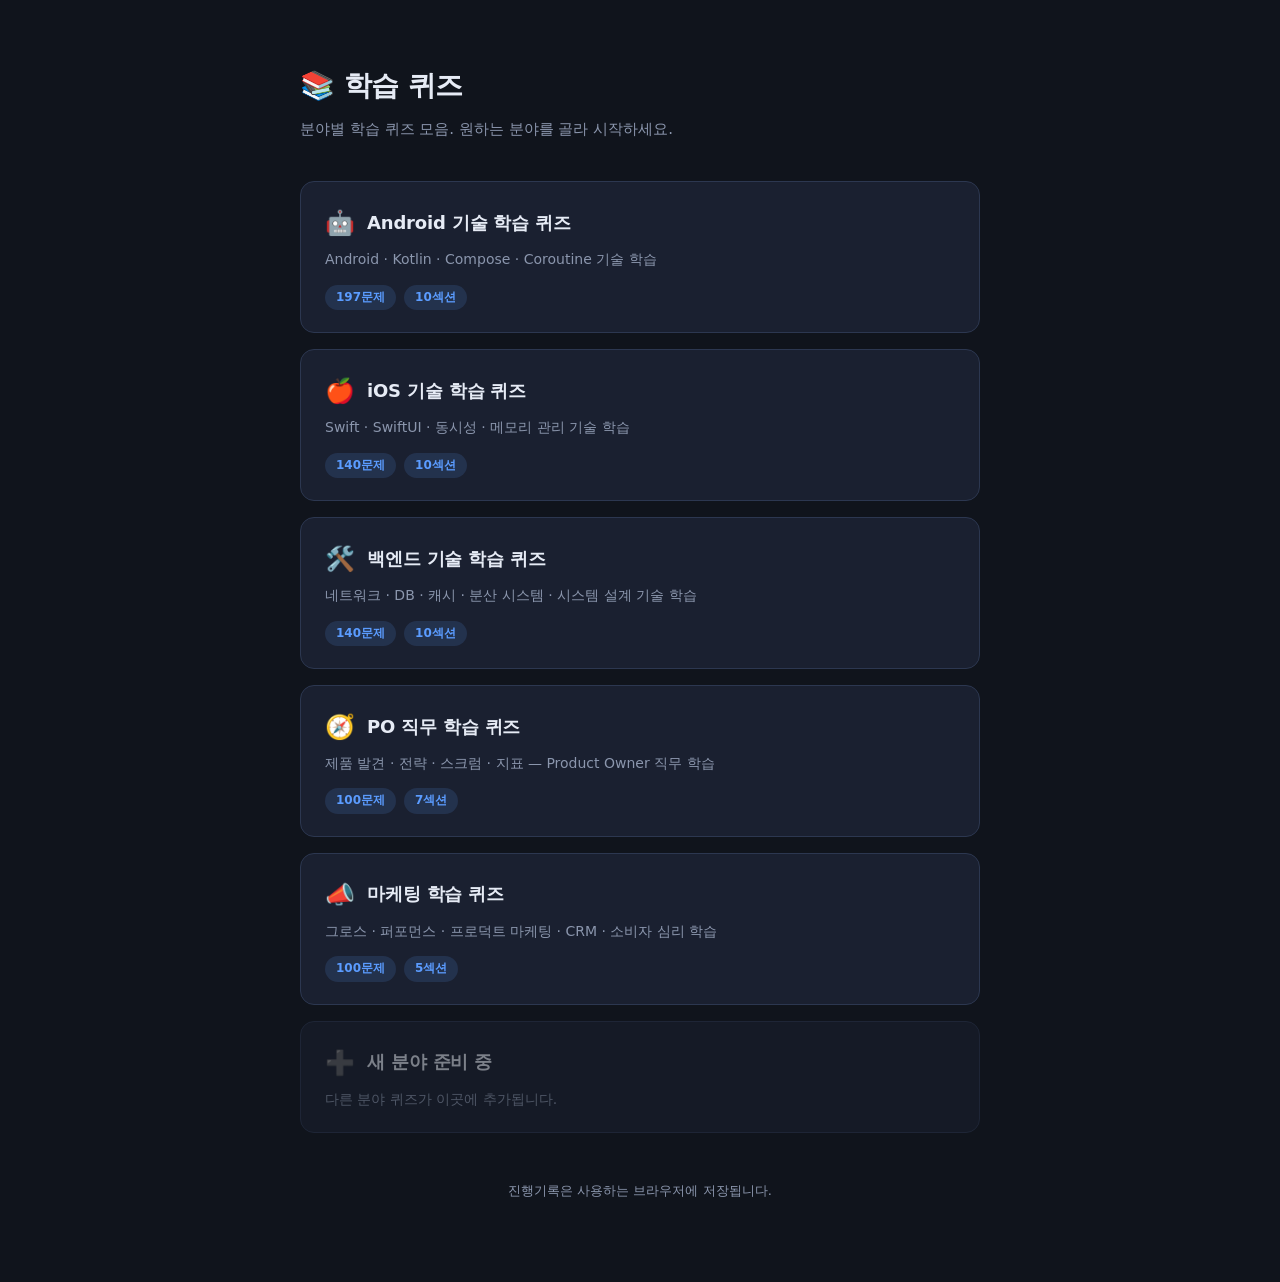
<file: index.html>
<!DOCTYPE html>
<html lang="ko">
<head>
  <meta charset="utf-8">
  <meta name="viewport" content="width=device-width, initial-scale=1">
  <title>Quiz — 학습 퀴즈 모음</title>
  <meta name="theme-color" content="#10141c">
  <link rel="icon" href="data:image/svg+xml,%3Csvg xmlns='http://www.w3.org/2000/svg' viewBox='0 0 100 100'%3E%3Crect width='100' height='100' rx='20' fill='%2310141c'/%3E%3Ctext x='50' y='54' font-size='60' text-anchor='middle' dominant-baseline='central'%3E%F0%9F%93%9A%3C/text%3E%3C/svg%3E">
  <style>
    :root {
      --bg: #10141c; --surface: #1a2030; --surface-2: #212a3e;
      --border: #2c3750; --text: #e6ebf5; --dim: #8b96ad;
      --accent: #5b9cff; --accent-soft: rgba(91, 156, 255, 0.14);
    }
    * { box-sizing: border-box; }
    body {
      margin: 0; background: var(--bg); color: var(--text);
      font-family: "Apple SD Gothic Neo", "Pretendard", "Noto Sans KR", system-ui, sans-serif;
      line-height: 1.6; -webkit-font-smoothing: antialiased;
    }
    .wrap { max-width: 720px; margin: 0 auto; padding: 64px 20px 80px; }
    header { margin-bottom: 40px; }
    h1 { font-size: 28px; margin: 0 0 8px; letter-spacing: -0.02em; }
    .sub { color: var(--dim); margin: 0; font-size: 15px; }
    .grid { display: grid; gap: 16px; }
    .card {
      display: block; background: var(--surface); border: 1px solid var(--border);
      border-radius: 14px; padding: 22px 24px; text-decoration: none; color: inherit;
      transition: border-color .15s, background .15s, transform .15s;
    }
    .card:hover { border-color: var(--accent); background: var(--surface-2); transform: translateY(-2px); }
    .card-top { display: flex; align-items: center; gap: 12px; margin-bottom: 6px; }
    .emoji { font-size: 24px; }
    .card h2 { font-size: 18px; margin: 0; letter-spacing: -0.01em; }
    .card p { margin: 4px 0 0; color: var(--dim); font-size: 14px; }
    .meta { margin-top: 14px; display: flex; gap: 8px; flex-wrap: wrap; }
    .tag {
      font-size: 12px; color: var(--accent); background: var(--accent-soft);
      border-radius: 999px; padding: 3px 11px; font-weight: 600;
    }
    .soon { opacity: .5; cursor: default; }
    .soon:hover { transform: none; border-color: var(--border); background: var(--surface); }
    footer { margin-top: 48px; color: var(--dim); font-size: 13px; text-align: center; }
  </style>
</head>
<body>
  <div class="wrap">
    <header>
      <h1>📚 학습 퀴즈</h1>
      <p class="sub">분야별 학습 퀴즈 모음. 원하는 분야를 골라 시작하세요.</p>
    </header>

    <div class="grid">
      <a class="card" href="android-quiz/">
        <div class="card-top">
          <span class="emoji">🤖</span>
          <h2>Android 기술 학습 퀴즈</h2>
        </div>
        <p>Android · Kotlin · Compose · Coroutine 기술 학습</p>
        <div class="meta">
          <span class="tag">197문제</span>
          <span class="tag">10섹션</span>
        </div>
      </a>

      <a class="card" href="ios-quiz/">
        <div class="card-top">
          <span class="emoji">🍎</span>
          <h2>iOS 기술 학습 퀴즈</h2>
        </div>
        <p>Swift · SwiftUI · 동시성 · 메모리 관리 기술 학습</p>
        <div class="meta">
          <span class="tag">140문제</span>
          <span class="tag">10섹션</span>
        </div>
      </a>

      <a class="card" href="backend-quiz/">
        <div class="card-top">
          <span class="emoji">🛠️</span>
          <h2>백엔드 기술 학습 퀴즈</h2>
        </div>
        <p>네트워크 · DB · 캐시 · 분산 시스템 · 시스템 설계 기술 학습</p>
        <div class="meta">
          <span class="tag">140문제</span>
          <span class="tag">10섹션</span>
        </div>
      </a>

      <a class="card" href="po-quiz/">
        <div class="card-top">
          <span class="emoji">🧭</span>
          <h2>PO 직무 학습 퀴즈</h2>
        </div>
        <p>제품 발견 · 전략 · 스크럼 · 지표 — Product Owner 직무 학습</p>
        <div class="meta">
          <span class="tag">100문제</span>
          <span class="tag">7섹션</span>
        </div>
      </a>

      <a class="card" href="marketing-quiz/">
        <div class="card-top">
          <span class="emoji">📣</span>
          <h2>마케팅 학습 퀴즈</h2>
        </div>
        <p>그로스 · 퍼포먼스 · 프로덕트 마케팅 · CRM · 소비자 심리 학습</p>
        <div class="meta">
          <span class="tag">100문제</span>
          <span class="tag">5섹션</span>
        </div>
      </a>

      <div class="card soon">
        <div class="card-top">
          <span class="emoji">➕</span>
          <h2>새 분야 준비 중</h2>
        </div>
        <p>다른 분야 퀴즈가 이곳에 추가됩니다.</p>
      </div>
    </div>

    <footer>진행기록은 사용하는 브라우저에 저장됩니다.</footer>
  </div>
</body>
</html>
</file>
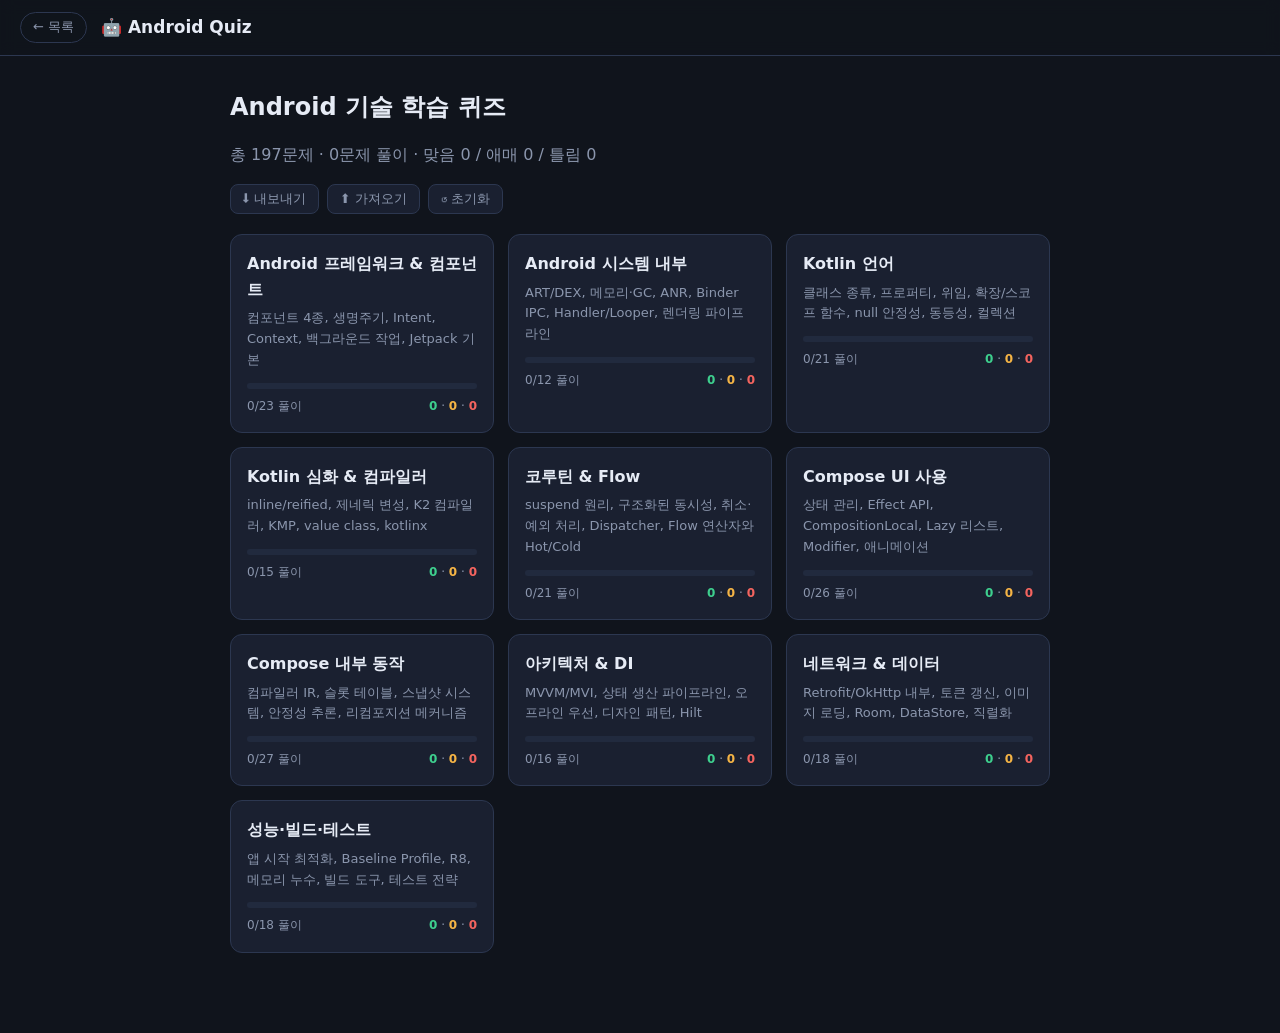
<file: android-quiz/index.html>
<!DOCTYPE html>
<html lang="ko">
<head>
  <meta charset="utf-8">
  <meta name="viewport" content="width=device-width, initial-scale=1">
  <title>Android 기술 학습 퀴즈</title>
  <meta name="theme-color" content="#10141c">
  <link rel="icon" type="image/svg+xml" href="icon.svg">
  <link rel="apple-touch-icon" href="icon.svg">
  <link rel="manifest" href="manifest.webmanifest">
  <meta name="apple-mobile-web-app-capable" content="yes">
  <meta name="apple-mobile-web-app-status-bar-style" content="black-translucent">
  <meta name="apple-mobile-web-app-title" content="Android Quiz">
  <link rel="stylesheet" href="style.css">
</head>
<body>
  <header class="topbar">
    <div class="topbar-left">
      <a href="../" class="back-link" title="퀴즈 목록으로">← 목록</a>
      <a href="#/" class="brand">🤖 Android Quiz</a>
    </div>
    <span id="server-badge" class="server-badge"></span>
  </header>
  <main id="app"><p class="loading">데이터 불러오는 중…</p></main>
  <aside id="panel" class="panel hidden"></aside>
  <script src="app.js"></script>
</body>
</html>
</file>
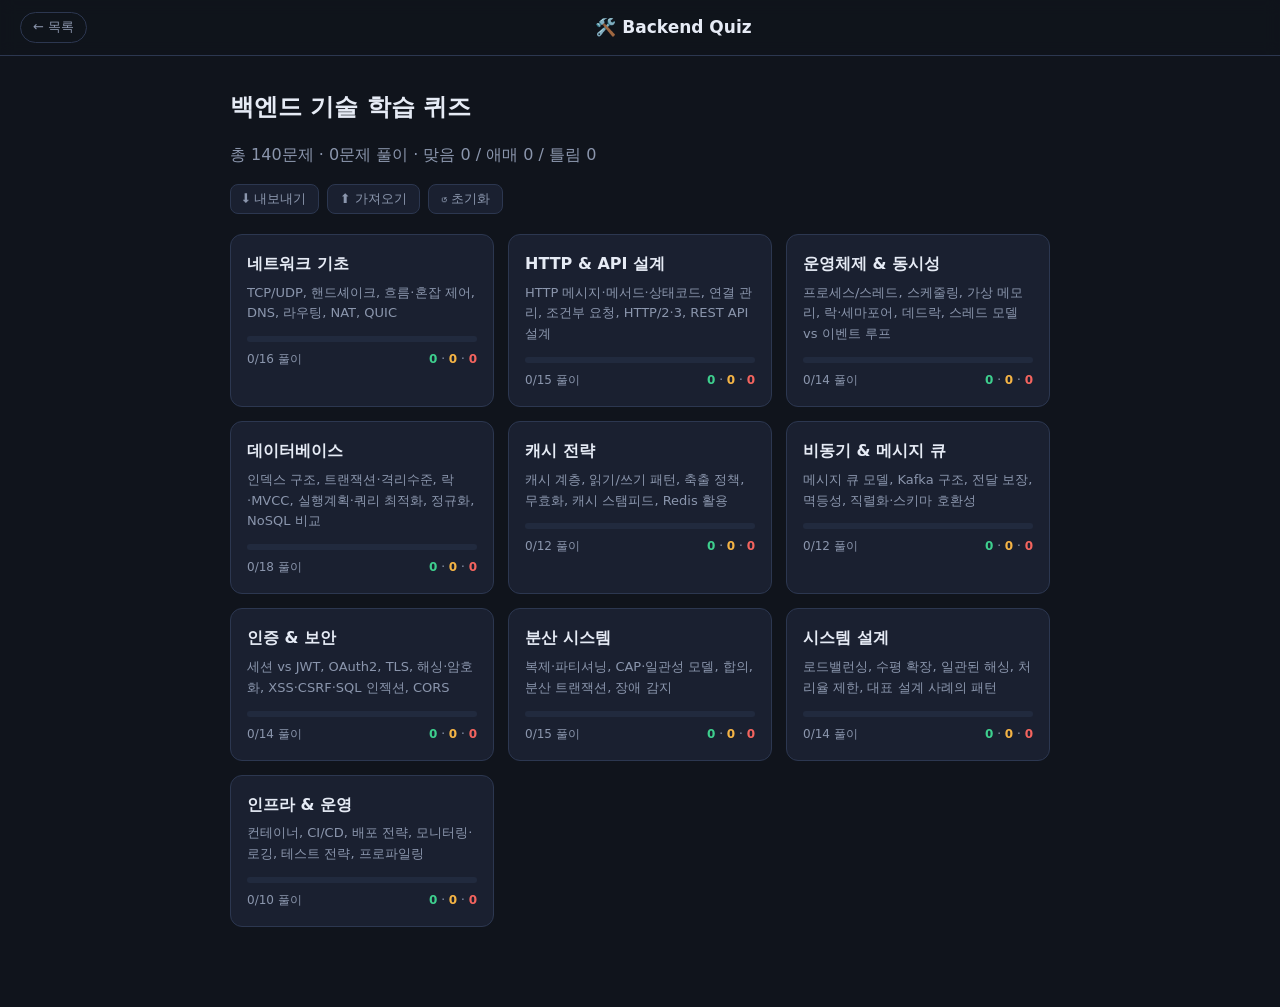
<file: backend-quiz/index.html>
<!DOCTYPE html>
<html lang="ko">
<head>
  <meta charset="utf-8">
  <meta name="viewport" content="width=device-width, initial-scale=1">
  <title>백엔드 기술 학습 퀴즈</title>
  <meta name="theme-color" content="#10141c">
  <link rel="icon" href="data:image/svg+xml,%3Csvg xmlns='http://www.w3.org/2000/svg' viewBox='0 0 100 100'%3E%3Crect width='100' height='100' rx='20' fill='%2310141c'/%3E%3Ctext x='50' y='54' font-size='60' text-anchor='middle' dominant-baseline='central'%3E🛠️%3C/text%3E%3C/svg%3E">
  <link rel="stylesheet" href="style.css">
</head>
<body>
  <header class="topbar">
    <a href="../" class="back-link" title="퀴즈 목록으로">← 목록</a>
    <a href="#/" class="brand">🛠️ Backend Quiz</a>
    <span id="server-badge" class="server-badge"></span>
  </header>
  <main id="app"><p class="loading">데이터 불러오는 중…</p></main>
  <aside id="panel" class="panel hidden"></aside>
  <script src="app.js"></script>
</body>
</html>
</file>
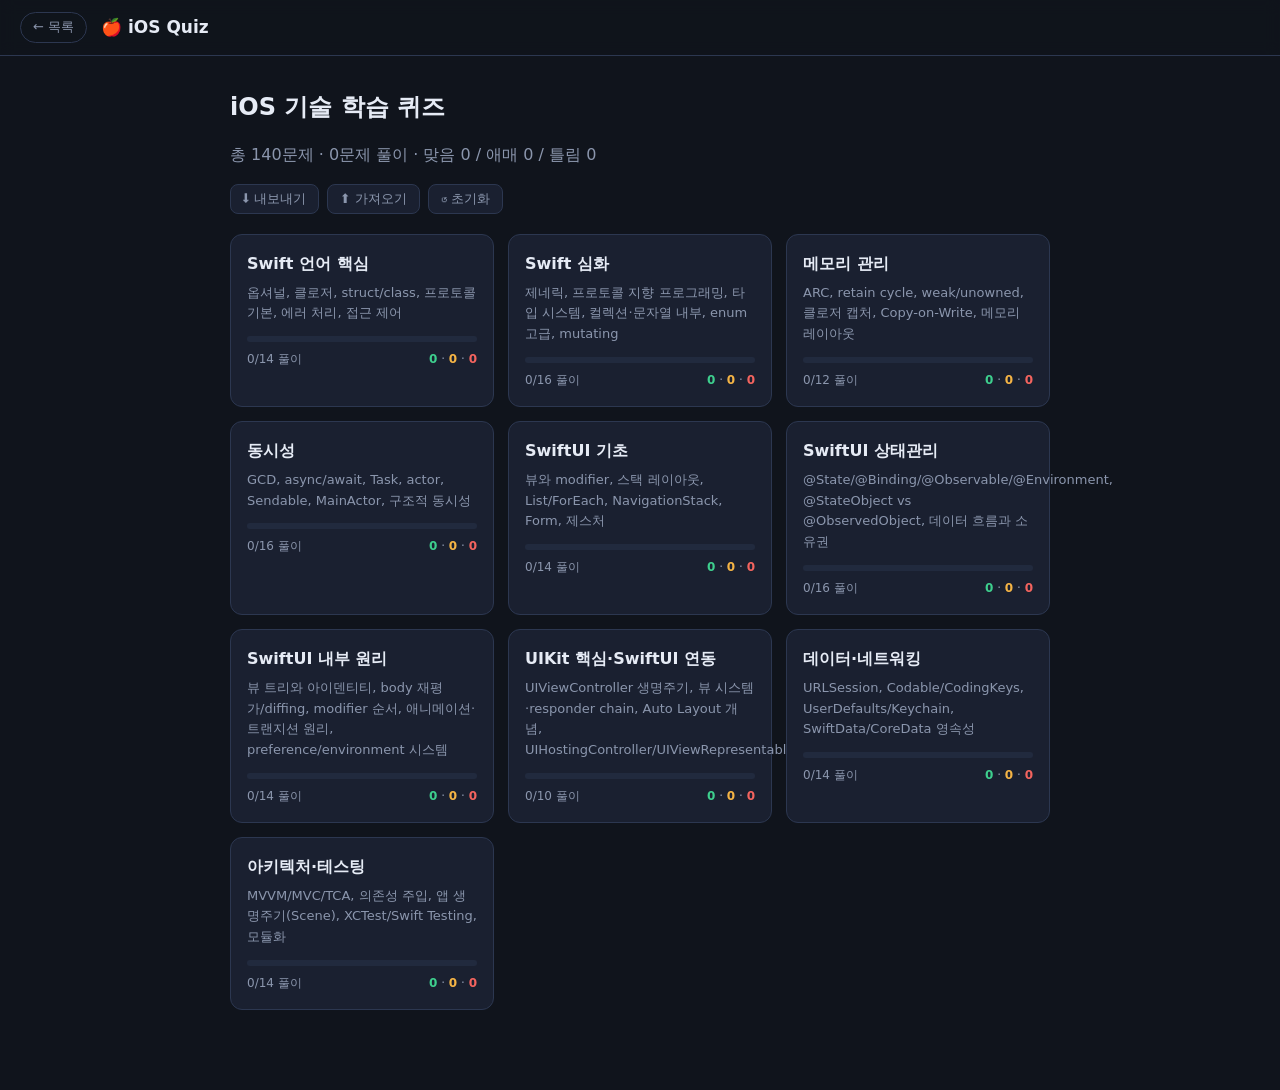
<file: ios-quiz/index.html>
<!DOCTYPE html>
<html lang="ko">
<head>
  <meta charset="utf-8">
  <meta name="viewport" content="width=device-width, initial-scale=1">
  <title>iOS 기술 학습 퀴즈</title>
  <meta name="theme-color" content="#10141c">
  <link rel="icon" href="data:image/svg+xml,%3Csvg xmlns='http://www.w3.org/2000/svg' viewBox='0 0 100 100'%3E%3Crect width='100' height='100' rx='20' fill='%2310141c'/%3E%3Ctext x='50' y='54' font-size='60' text-anchor='middle' dominant-baseline='central'%3E🍎%3C/text%3E%3C/svg%3E">
  <link rel="stylesheet" href="style.css">
</head>
<body>
  <header class="topbar">
    <div class="topbar-left">
      <a href="../" class="back-link" title="퀴즈 목록으로">← 목록</a>
      <a href="#/" class="brand">🍎 iOS Quiz</a>
    </div>
    <span id="server-badge" class="server-badge"></span>
  </header>
  <main id="app"><p class="loading">데이터 불러오는 중…</p></main>
  <aside id="panel" class="panel hidden"></aside>
  <script src="app.js"></script>
</body>
</html>
</file>
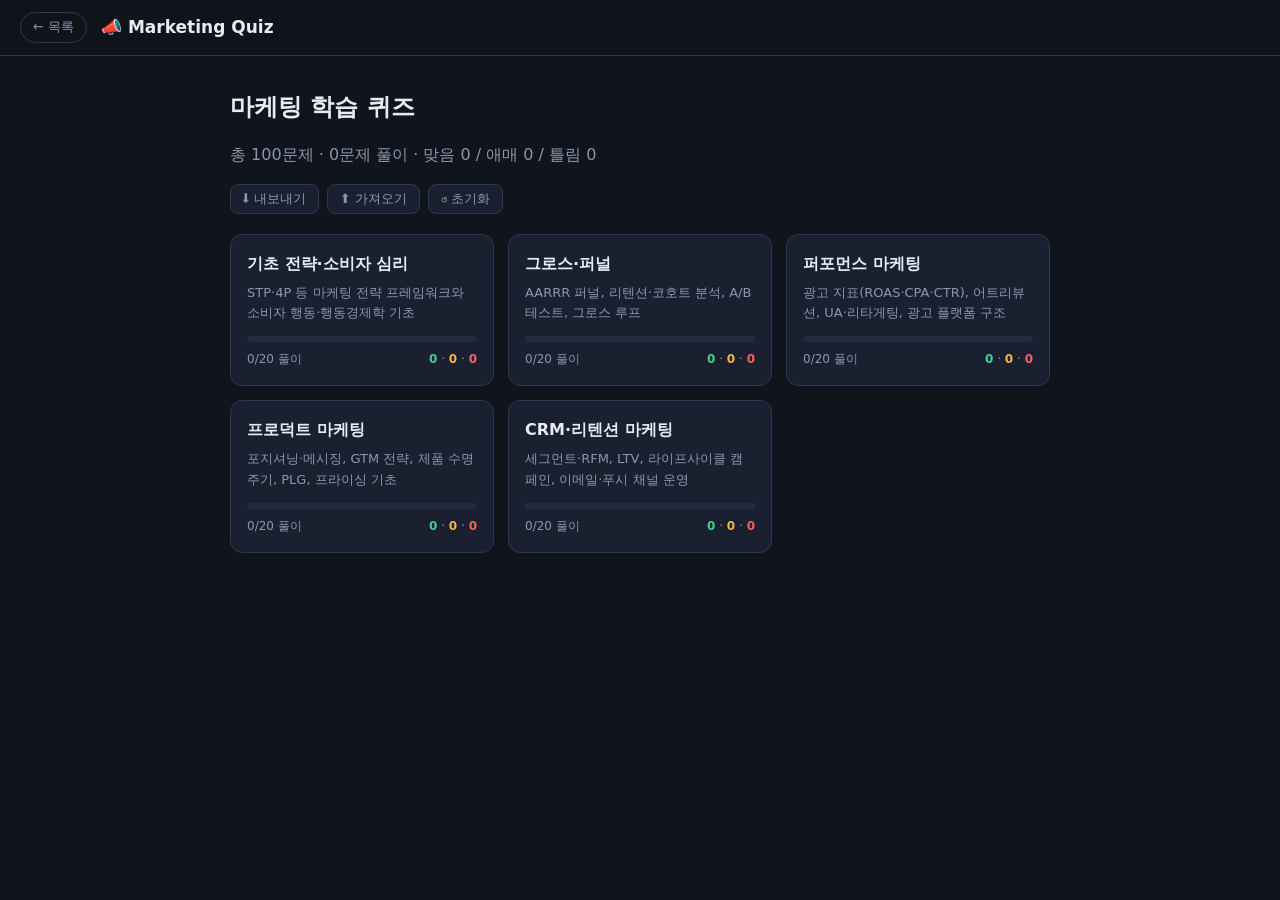
<file: marketing-quiz/index.html>
<!DOCTYPE html>
<html lang="ko">
<head>
  <meta charset="utf-8">
  <meta name="viewport" content="width=device-width, initial-scale=1">
  <title>마케팅 학습 퀴즈</title>
  <meta name="theme-color" content="#10141c">
  <link rel="icon" href="data:image/svg+xml,%3Csvg xmlns='http://www.w3.org/2000/svg' viewBox='0 0 100 100'%3E%3Crect width='100' height='100' rx='20' fill='%2310141c'/%3E%3Ctext x='50' y='54' font-size='60' text-anchor='middle' dominant-baseline='central'%3E📣%3C/text%3E%3C/svg%3E">
  <link rel="stylesheet" href="style.css">
</head>
<body>
  <header class="topbar">
    <div class="topbar-left">
      <a href="../" class="back-link" title="퀴즈 목록으로">← 목록</a>
      <a href="#/" class="brand">📣 Marketing Quiz</a>
    </div>
    <span id="server-badge" class="server-badge"></span>
  </header>
  <main id="app"><p class="loading">데이터 불러오는 중…</p></main>
  <aside id="panel" class="panel hidden"></aside>
  <script src="app.js"></script>
</body>
</html>
</file>
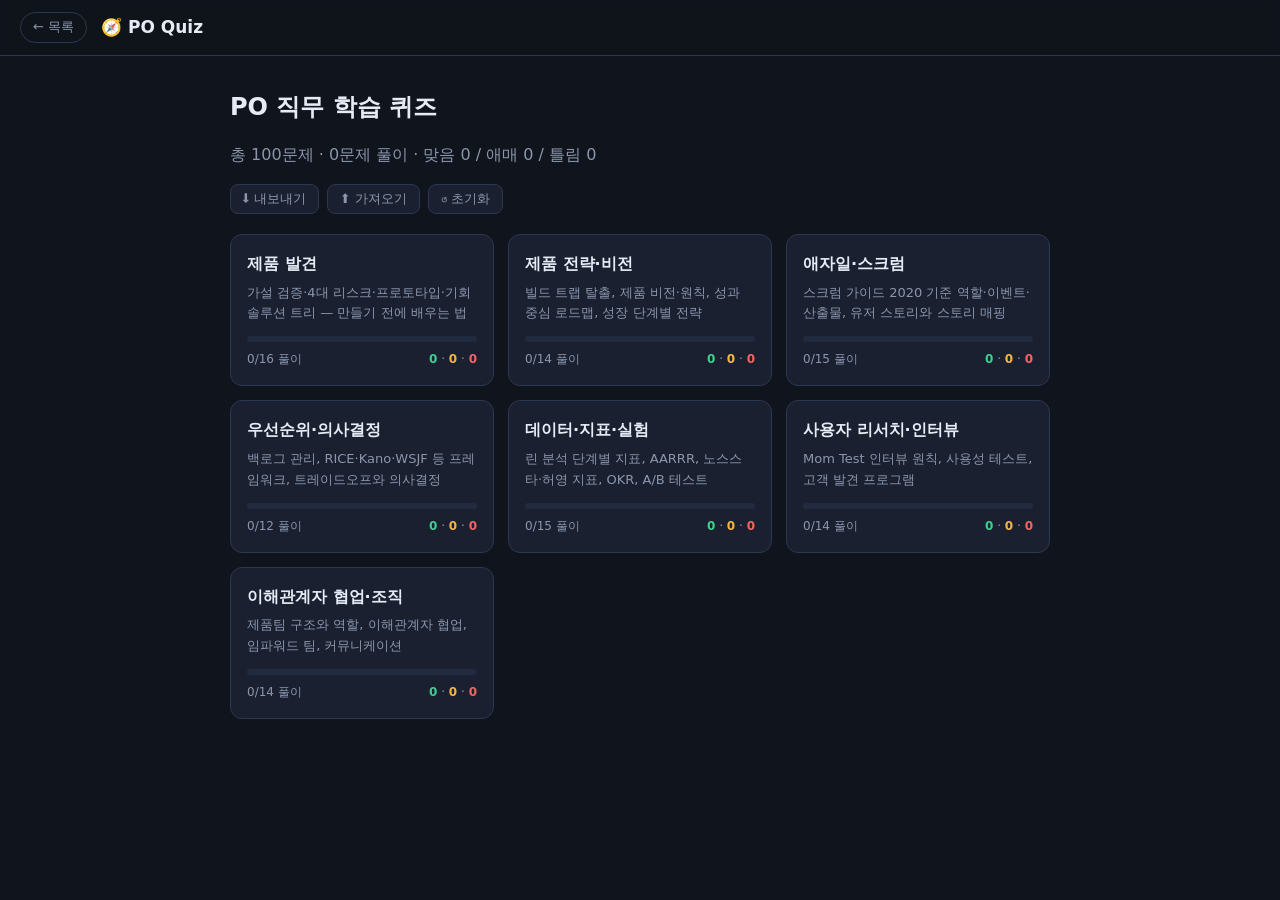
<file: po-quiz/index.html>
<!DOCTYPE html>
<html lang="ko">
<head>
  <meta charset="utf-8">
  <meta name="viewport" content="width=device-width, initial-scale=1">
  <title>PO 직무 학습 퀴즈</title>
  <meta name="theme-color" content="#10141c">
  <link rel="icon" href="data:image/svg+xml,%3Csvg xmlns='http://www.w3.org/2000/svg' viewBox='0 0 100 100'%3E%3Crect width='100' height='100' rx='20' fill='%2310141c'/%3E%3Ctext x='50' y='54' font-size='60' text-anchor='middle' dominant-baseline='central'%3E🧭%3C/text%3E%3C/svg%3E">
  <link rel="manifest" href="manifest.webmanifest">
  <meta name="apple-mobile-web-app-capable" content="yes">
  <meta name="apple-mobile-web-app-status-bar-style" content="black-translucent">
  <meta name="apple-mobile-web-app-title" content="PO Quiz">
  <link rel="stylesheet" href="style.css">
</head>
<body>
  <header class="topbar">
    <div class="topbar-left">
      <a href="../" class="back-link" title="퀴즈 목록으로">← 목록</a>
      <a href="#/" class="brand">🧭 PO Quiz</a>
    </div>
    <span id="server-badge" class="server-badge"></span>
  </header>
  <main id="app"><p class="loading">데이터 불러오는 중…</p></main>
  <aside id="panel" class="panel hidden"></aside>
  <script src="app.js"></script>
</body>
</html>
</file>
<file: android-quiz/style.css>
:root {
  --bg: #10141c;
  --surface: #1a2030;
  --surface-2: #212a3e;
  --border: #2c3750;
  --text: #e6ebf5;
  --dim: #8b96ad;
  --accent: #5b9cff;
  --accent-soft: rgba(91, 156, 255, 0.14);
  --correct: #3ecf8e;
  --partial: #f5b445;
  --wrong: #f4645f;
}

* { box-sizing: border-box; }

body {
  margin: 0;
  background: var(--bg);
  color: var(--text);
  font-family: "Apple SD Gothic Neo", "Pretendard", "Noto Sans KR", system-ui, sans-serif;
  line-height: 1.6;
}

a { color: var(--accent); text-decoration: none; }
a:hover { text-decoration: underline; }

code {
  background: var(--surface-2);
  border: 1px solid var(--border);
  border-radius: 4px;
  padding: 0.1em 0.35em;
  font-family: "SF Mono", Menlo, Consolas, monospace;
  font-size: 0.88em;
  color: #9fd0ff;
}

pre {
  background: #0d111a;
  border: 1px solid var(--border);
  border-radius: 8px;
  padding: 12px 14px;
  overflow-x: auto;
}
pre code { background: none; border: none; padding: 0; color: #cfe3ff; }

.hidden { display: none !important; }
.dim { color: var(--dim); }
.error { color: var(--wrong); padding: 24px; }
.loading { color: var(--dim); padding: 24px; }

/* ---------- 상단 바 ---------- */
.topbar {
  position: sticky;
  top: 0;
  z-index: 10;
  display: flex;
  align-items: center;
  justify-content: space-between;
  padding: 12px 20px;
  background: rgba(16, 20, 28, 0.9);
  backdrop-filter: blur(8px);
  border-bottom: 1px solid var(--border);
}
.topbar-left { display: flex; align-items: center; gap: 14px; }
.back-link {
  font-size: 13px; color: var(--dim); border: 1px solid var(--border);
  border-radius: 999px; padding: 4px 12px; white-space: nowrap;
}
.back-link:hover { color: var(--accent); border-color: var(--accent); text-decoration: none; }
.brand { font-weight: 700; font-size: 17px; color: var(--text); }
.brand:hover { text-decoration: none; color: var(--accent); }
.server-badge { font-size: 12px; color: var(--dim); }
.server-badge.warn { color: var(--partial); }

/* ---------- 레이아웃 ---------- */
#app { max-width: 860px; margin: 0 auto; padding: 24px 20px 80px; }
h1 { font-size: 24px; margin: 8px 0 4px; }
h2 { font-size: 18px; }

/* ---------- 홈 ---------- */
.home-head { margin-bottom: 20px; }
.data-tools { display: flex; gap: 8px; flex-wrap: wrap; margin-top: 12px; }
.tool-btn {
  font-size: 13px; color: var(--dim); background: var(--surface);
  border: 1px solid var(--border); border-radius: 8px; padding: 5px 12px;
  cursor: pointer; white-space: nowrap; line-height: 1.4;
}
.tool-btn:hover { color: var(--accent); border-color: var(--accent); }
.tool-btn.danger:hover { color: var(--wrong); border-color: var(--wrong); }
.section-grid {
  display: grid;
  grid-template-columns: repeat(auto-fill, minmax(250px, 1fr));
  gap: 14px;
}
.section-card {
  display: block;
  background: var(--surface);
  border: 1px solid var(--border);
  border-radius: 12px;
  padding: 16px;
  color: var(--text);
  transition: border-color 0.15s, transform 0.15s;
}
.section-card:hover { border-color: var(--accent); transform: translateY(-2px); text-decoration: none; }
.section-card h3 { margin: 0 0 6px; font-size: 16px; }
.section-card p { margin: 0 0 12px; font-size: 13px; color: var(--dim); min-height: 2.6em; }
.bar { height: 6px; background: var(--surface-2); border-radius: 3px; overflow: hidden; }
.bar-fill { height: 100%; background: var(--accent); border-radius: 3px; }
.section-meta {
  display: flex;
  justify-content: space-between;
  margin-top: 8px;
  font-size: 12px;
  color: var(--dim);
}
.c-correct { color: var(--correct); }
.c-partial { color: var(--partial); }
.c-wrong { color: var(--wrong); }

.review { margin-top: 32px; }
.review .count {
  background: var(--wrong);
  color: #fff;
  border-radius: 10px;
  font-size: 12px;
  padding: 1px 8px;
  vertical-align: middle;
}
.review ul { list-style: none; padding: 0; margin: 8px 0; }
.review li { padding: 6px 0; border-bottom: 1px solid var(--border); font-size: 14px; }

/* ---------- 섹션 ---------- */
.section-head { margin-bottom: 18px; }
.back { font-size: 13px; }
.filters { display: flex; gap: 8px; flex-wrap: wrap; margin-top: 12px; }
.chip {
  background: var(--surface);
  border: 1px solid var(--border);
  color: var(--dim);
  border-radius: 20px;
  padding: 5px 14px;
  font-size: 13px;
  cursor: pointer;
}
.chip:hover { border-color: var(--accent); color: var(--text); }
.chip.active { background: var(--accent-soft); border-color: var(--accent); color: var(--accent); }
.empty { padding: 32px 0; text-align: center; }

/* ---------- 문제 카드 ---------- */
.qcard {
  background: var(--surface);
  border: 1px solid var(--border);
  border-radius: 12px;
  margin-bottom: 12px;
  overflow: hidden;
}
.qhead {
  display: flex;
  align-items: center;
  gap: 10px;
  padding: 14px 16px;
  cursor: pointer;
  user-select: none;
}
.qhead:hover { background: var(--surface-2); }
.qtitle { flex: 1; font-weight: 600; font-size: 14.5px; }
.qbadges { display: flex; align-items: center; gap: 8px; flex-shrink: 0; }
.diff { color: var(--partial); font-size: 12px; letter-spacing: 1px; }
.badge {
  font-size: 11px;
  border-radius: 4px;
  padding: 2px 7px;
  border: 1px solid var(--border);
  color: var(--dim);
}
.badge.choice { color: #b48bf7; border-color: #4a3a6e; }
.badge.short { color: #6fc3ff; border-color: #2c4a6e; }

.tier {
  flex-shrink: 0;
  font-size: 11px;
  font-weight: 700;
  border-radius: 4px;
  padding: 2px 7px;
  letter-spacing: 0.3px;
}
.tier-S { background: rgba(244, 100, 95, 0.16); color: #ff8a85; border: 1px solid rgba(244, 100, 95, 0.45); }
.tier-A { background: rgba(91, 156, 255, 0.14); color: var(--accent); border: 1px solid rgba(91, 156, 255, 0.45); }
.tier-B { background: var(--surface-2); color: var(--dim); border: 1px solid var(--border); }
.tier-C { background: none; color: var(--dim); border: 1px dashed var(--border); }

.eval-meta {
  font-size: 11.5px;
  color: var(--dim);
  margin: 2px 0 6px;
}

.status {
  width: 10px; height: 10px;
  border-radius: 50%;
  flex-shrink: 0;
  display: inline-block;
  background: var(--border);
}
.status.correct { background: var(--correct); }
.status.partial { background: var(--partial); }
.status.wrong { background: var(--wrong); }

.qbody { padding: 4px 18px 18px; border-top: 1px solid var(--border); }
.qtext { font-size: 15px; margin-bottom: 4px; }

.keywords { display: flex; flex-wrap: wrap; gap: 6px; margin: 10px 0; }
.chip-term {
  background: var(--accent-soft);
  border-radius: 14px;
  padding: 3px 10px;
  font-size: 12.5px;
}

/* ---------- 용어 링크 ---------- */
.term {
  color: var(--accent);
  border-bottom: 1px dashed rgba(91, 156, 255, 0.5);
  cursor: pointer;
}
.term:hover { background: var(--accent-soft); }

/* ---------- 주관식 ---------- */
.my-answer {
  width: 100%;
  min-height: 70px;
  background: var(--surface-2);
  border: 1px solid var(--border);
  border-radius: 8px;
  color: var(--text);
  font-family: inherit;
  font-size: 14px;
  padding: 10px 12px;
  margin: 8px 0 12px;
  resize: vertical;
}
.my-answer:focus { outline: none; border-color: var(--accent); }

button.primary {
  background: var(--accent);
  color: #0c1220;
  border: none;
  border-radius: 8px;
  padding: 9px 18px;
  font-size: 14px;
  font-weight: 700;
  cursor: pointer;
}
button.primary:hover { filter: brightness(1.1); }

button.ghost {
  background: none;
  border: 1px solid var(--border);
  color: var(--dim);
  border-radius: 8px;
  padding: 6px 14px;
  font-size: 13px;
  cursor: pointer;
  margin-top: 10px;
}
button.ghost:hover { border-color: var(--accent); color: var(--text); }

.answer {
  background: var(--surface-2);
  border: 1px solid var(--border);
  border-left: 3px solid var(--accent);
  border-radius: 8px;
  padding: 12px 16px;
  margin-top: 14px;
  font-size: 14.5px;
}
.answer .verdict { font-weight: 700; margin-bottom: 8px; }
.answer .verdict.ok { color: var(--correct); }
.answer .verdict.no { color: var(--wrong); }

.grade { display: flex; align-items: center; gap: 8px; margin-top: 12px; flex-wrap: wrap; }
.grade-btn {
  background: var(--surface-2);
  border: 1px solid var(--border);
  color: var(--text);
  border-radius: 8px;
  padding: 6px 14px;
  font-size: 13px;
  cursor: pointer;
}
.grade-btn:hover { border-color: var(--accent); }
.grade-btn.selected.correct { border-color: var(--correct); color: var(--correct); }
.grade-btn.selected.partial { border-color: var(--partial); color: var(--partial); }
.grade-btn.selected.wrong { border-color: var(--wrong); color: var(--wrong); }

/* ---------- 객관식 ---------- */
.choices { display: flex; flex-direction: column; gap: 8px; margin: 12px 0; }
.choice {
  display: flex;
  align-items: baseline;
  gap: 10px;
  text-align: left;
  background: var(--surface-2);
  border: 1px solid var(--border);
  color: var(--text);
  border-radius: 8px;
  padding: 10px 14px;
  font-size: 14px;
  font-family: inherit;
  cursor: pointer;
  line-height: 1.5;
}
.choice:hover:not(:disabled) { border-color: var(--accent); }
.choice:disabled { cursor: default; opacity: 0.85; }
.choice .num {
  background: var(--border);
  border-radius: 4px;
  font-size: 11px;
  padding: 1px 7px;
  flex-shrink: 0;
}
.choice.correct { border-color: var(--correct); background: rgba(62, 207, 142, 0.1); }
.choice.correct .num { background: var(--correct); color: #0c1220; }
.choice.wrong { border-color: var(--wrong); background: rgba(244, 100, 95, 0.1); }
.choice.wrong .num { background: var(--wrong); color: #fff; }

.related { margin-top: 14px; font-size: 13.5px; }

/* ---------- 용어 패널 ---------- */
.panel {
  position: fixed;
  top: 0; right: 0;
  width: min(420px, 92vw);
  height: 100vh;
  background: var(--surface);
  border-left: 1px solid var(--border);
  box-shadow: -12px 0 40px rgba(0, 0, 0, 0.45);
  padding: 18px 22px 40px;
  overflow-y: auto;
  z-index: 20;
}
.panel-head { display: flex; justify-content: space-between; }
.panel-head .ghost { margin-top: 0; }
.panel-term { margin: 14px 0 2px; font-size: 22px; color: var(--accent); }
.aliases { margin: 0 0 10px; font-size: 13px; }
.panel-def { font-size: 14.5px; }
.panel-related h3, .panel-questions h3 {
  font-size: 13px;
  color: var(--dim);
  text-transform: uppercase;
  letter-spacing: 0.5px;
  margin: 22px 0 8px;
}
.panel-related .chip-term { margin: 0 6px 6px 0; display: inline-block; }
.panel-questions ul { list-style: none; padding: 0; margin: 0; }
.panel-questions li {
  padding: 7px 0;
  border-bottom: 1px solid var(--border);
  font-size: 13.5px;
}
.panel-questions .status { width: 8px; height: 8px; margin-right: 6px; }

@media (max-width: 600px) {
  #app { padding: 16px 12px 60px; }
  .qbadges .diff { display: none; }
}
</file>
<file: backend-quiz/style.css>
:root {
  --bg: #10141c;
  --surface: #1a2030;
  --surface-2: #212a3e;
  --border: #2c3750;
  --text: #e6ebf5;
  --dim: #8b96ad;
  --accent: #5b9cff;
  --accent-soft: rgba(91, 156, 255, 0.14);
  --correct: #3ecf8e;
  --partial: #f5b445;
  --wrong: #f4645f;
}

* { box-sizing: border-box; }

body {
  margin: 0;
  background: var(--bg);
  color: var(--text);
  font-family: "Apple SD Gothic Neo", "Pretendard", "Noto Sans KR", system-ui, sans-serif;
  line-height: 1.6;
}

a { color: var(--accent); text-decoration: none; }
a:hover { text-decoration: underline; }

code {
  background: var(--surface-2);
  border: 1px solid var(--border);
  border-radius: 4px;
  padding: 0.1em 0.35em;
  font-family: "SF Mono", Menlo, Consolas, monospace;
  font-size: 0.88em;
  color: #9fd0ff;
}

pre {
  background: #0d111a;
  border: 1px solid var(--border);
  border-radius: 8px;
  padding: 12px 14px;
  overflow-x: auto;
}
pre code { background: none; border: none; padding: 0; color: #cfe3ff; }

.hidden { display: none !important; }
.dim { color: var(--dim); }
.error { color: var(--wrong); padding: 24px; }
.loading { color: var(--dim); padding: 24px; }

/* ---------- 상단 바 ---------- */
.topbar {
  position: sticky;
  top: 0;
  z-index: 10;
  display: flex;
  align-items: center;
  justify-content: space-between;
  padding: 12px 20px;
  background: rgba(16, 20, 28, 0.9);
  backdrop-filter: blur(8px);
  border-bottom: 1px solid var(--border);
}
.back-link {
  font-size: 13px; color: var(--dim); border: 1px solid var(--border);
  border-radius: 999px; padding: 4px 12px; white-space: nowrap;
}
.back-link:hover { color: var(--accent); border-color: var(--accent); text-decoration: none; }
.brand { font-weight: 700; font-size: 17px; color: var(--text); }
.brand:hover { text-decoration: none; color: var(--accent); }
.server-badge { font-size: 12px; color: var(--dim); }
.server-badge.warn { color: var(--partial); }

/* ---------- 레이아웃 ---------- */
#app { max-width: 860px; margin: 0 auto; padding: 24px 20px 80px; }
h1 { font-size: 24px; margin: 8px 0 4px; }
h2 { font-size: 18px; }

/* ---------- 홈 ---------- */
.home-head { margin-bottom: 20px; }
.data-tools { display: flex; gap: 8px; flex-wrap: wrap; margin-top: 12px; }
.tool-btn {
  font-size: 13px; color: var(--dim); background: var(--surface);
  border: 1px solid var(--border); border-radius: 8px; padding: 5px 12px;
  cursor: pointer; white-space: nowrap; line-height: 1.4;
}
.tool-btn:hover { color: var(--accent); border-color: var(--accent); }
.tool-btn.danger:hover { color: var(--wrong); border-color: var(--wrong); }
.section-grid {
  display: grid;
  grid-template-columns: repeat(auto-fill, minmax(250px, 1fr));
  gap: 14px;
}
.section-card {
  display: block;
  background: var(--surface);
  border: 1px solid var(--border);
  border-radius: 12px;
  padding: 16px;
  color: var(--text);
  transition: border-color 0.15s, transform 0.15s;
}
.section-card:hover { border-color: var(--accent); transform: translateY(-2px); text-decoration: none; }
.section-card h3 { margin: 0 0 6px; font-size: 16px; }
.section-card p { margin: 0 0 12px; font-size: 13px; color: var(--dim); min-height: 2.6em; }
.bar { height: 6px; background: var(--surface-2); border-radius: 3px; overflow: hidden; }
.bar-fill { height: 100%; background: var(--accent); border-radius: 3px; }
.section-meta {
  display: flex;
  justify-content: space-between;
  margin-top: 8px;
  font-size: 12px;
  color: var(--dim);
}
.c-correct { color: var(--correct); }
.c-partial { color: var(--partial); }
.c-wrong { color: var(--wrong); }

.review { margin-top: 32px; }
.review .count {
  background: var(--wrong);
  color: #fff;
  border-radius: 10px;
  font-size: 12px;
  padding: 1px 8px;
  vertical-align: middle;
}
.review ul { list-style: none; padding: 0; margin: 8px 0; }
.review li { padding: 6px 0; border-bottom: 1px solid var(--border); font-size: 14px; }

/* ---------- 섹션 ---------- */
.section-head { margin-bottom: 18px; }
.back { font-size: 13px; }
.filters { display: flex; gap: 8px; flex-wrap: wrap; margin-top: 12px; }
.chip {
  background: var(--surface);
  border: 1px solid var(--border);
  color: var(--dim);
  border-radius: 20px;
  padding: 5px 14px;
  font-size: 13px;
  cursor: pointer;
}
.chip:hover { border-color: var(--accent); color: var(--text); }
.chip.active { background: var(--accent-soft); border-color: var(--accent); color: var(--accent); }
.empty { padding: 32px 0; text-align: center; }

/* ---------- 문제 카드 ---------- */
.qcard {
  background: var(--surface);
  border: 1px solid var(--border);
  border-radius: 12px;
  margin-bottom: 12px;
  overflow: hidden;
}
.qhead {
  display: flex;
  align-items: center;
  gap: 10px;
  padding: 14px 16px;
  cursor: pointer;
  user-select: none;
}
.qhead:hover { background: var(--surface-2); }
.qtitle { flex: 1; font-weight: 600; font-size: 14.5px; }
.qbadges { display: flex; align-items: center; gap: 8px; flex-shrink: 0; }
.diff { color: var(--partial); font-size: 12px; letter-spacing: 1px; }
.badge {
  font-size: 11px;
  border-radius: 4px;
  padding: 2px 7px;
  border: 1px solid var(--border);
  color: var(--dim);
}
.badge.choice { color: #b48bf7; border-color: #4a3a6e; }
.badge.short { color: #6fc3ff; border-color: #2c4a6e; }

.tier {
  flex-shrink: 0;
  font-size: 11px;
  font-weight: 700;
  border-radius: 4px;
  padding: 2px 7px;
  letter-spacing: 0.3px;
}
.tier-S { background: rgba(244, 100, 95, 0.16); color: #ff8a85; border: 1px solid rgba(244, 100, 95, 0.45); }
.tier-A { background: rgba(91, 156, 255, 0.14); color: var(--accent); border: 1px solid rgba(91, 156, 255, 0.45); }
.tier-B { background: var(--surface-2); color: var(--dim); border: 1px solid var(--border); }
.tier-C { background: none; color: var(--dim); border: 1px dashed var(--border); }

.eval-meta {
  font-size: 11.5px;
  color: var(--dim);
  margin: 2px 0 6px;
}

.status {
  width: 10px; height: 10px;
  border-radius: 50%;
  flex-shrink: 0;
  display: inline-block;
  background: var(--border);
}
.status.correct { background: var(--correct); }
.status.partial { background: var(--partial); }
.status.wrong { background: var(--wrong); }

.qbody { padding: 4px 18px 18px; border-top: 1px solid var(--border); }
.qtext { font-size: 15px; margin-bottom: 4px; }

.keywords { display: flex; flex-wrap: wrap; gap: 6px; margin: 10px 0; }
.chip-term {
  background: var(--accent-soft);
  border-radius: 14px;
  padding: 3px 10px;
  font-size: 12.5px;
}

/* ---------- 용어 링크 ---------- */
.term {
  color: var(--accent);
  border-bottom: 1px dashed rgba(91, 156, 255, 0.5);
  cursor: pointer;
}
.term:hover { background: var(--accent-soft); }

/* ---------- 주관식 ---------- */
.my-answer {
  width: 100%;
  min-height: 70px;
  background: var(--surface-2);
  border: 1px solid var(--border);
  border-radius: 8px;
  color: var(--text);
  font-family: inherit;
  font-size: 14px;
  padding: 10px 12px;
  margin: 8px 0 12px;
  resize: vertical;
}
.my-answer:focus { outline: none; border-color: var(--accent); }

button.primary {
  background: var(--accent);
  color: #0c1220;
  border: none;
  border-radius: 8px;
  padding: 9px 18px;
  font-size: 14px;
  font-weight: 700;
  cursor: pointer;
}
button.primary:hover { filter: brightness(1.1); }

button.ghost {
  background: none;
  border: 1px solid var(--border);
  color: var(--dim);
  border-radius: 8px;
  padding: 6px 14px;
  font-size: 13px;
  cursor: pointer;
  margin-top: 10px;
}
button.ghost:hover { border-color: var(--accent); color: var(--text); }

.answer {
  background: var(--surface-2);
  border: 1px solid var(--border);
  border-left: 3px solid var(--accent);
  border-radius: 8px;
  padding: 12px 16px;
  margin-top: 14px;
  font-size: 14.5px;
}
.answer .verdict { font-weight: 700; margin-bottom: 8px; }
.answer .verdict.ok { color: var(--correct); }
.answer .verdict.no { color: var(--wrong); }

.grade { display: flex; align-items: center; gap: 8px; margin-top: 12px; flex-wrap: wrap; }
.grade-btn {
  background: var(--surface-2);
  border: 1px solid var(--border);
  color: var(--text);
  border-radius: 8px;
  padding: 6px 14px;
  font-size: 13px;
  cursor: pointer;
}
.grade-btn:hover { border-color: var(--accent); }
.grade-btn.selected.correct { border-color: var(--correct); color: var(--correct); }
.grade-btn.selected.partial { border-color: var(--partial); color: var(--partial); }
.grade-btn.selected.wrong { border-color: var(--wrong); color: var(--wrong); }

/* ---------- 객관식 ---------- */
.choices { display: flex; flex-direction: column; gap: 8px; margin: 12px 0; }
.choice {
  display: flex;
  align-items: baseline;
  gap: 10px;
  text-align: left;
  background: var(--surface-2);
  border: 1px solid var(--border);
  color: var(--text);
  border-radius: 8px;
  padding: 10px 14px;
  font-size: 14px;
  font-family: inherit;
  cursor: pointer;
  line-height: 1.5;
}
.choice:hover:not(:disabled) { border-color: var(--accent); }
.choice:disabled { cursor: default; opacity: 0.85; }
.choice .num {
  background: var(--border);
  border-radius: 4px;
  font-size: 11px;
  padding: 1px 7px;
  flex-shrink: 0;
}
.choice.correct { border-color: var(--correct); background: rgba(62, 207, 142, 0.1); }
.choice.correct .num { background: var(--correct); color: #0c1220; }
.choice.wrong { border-color: var(--wrong); background: rgba(244, 100, 95, 0.1); }
.choice.wrong .num { background: var(--wrong); color: #fff; }

.related { margin-top: 14px; font-size: 13.5px; }

/* ---------- 용어 패널 ---------- */
.panel {
  position: fixed;
  top: 0; right: 0;
  width: min(420px, 92vw);
  height: 100vh;
  background: var(--surface);
  border-left: 1px solid var(--border);
  box-shadow: -12px 0 40px rgba(0, 0, 0, 0.45);
  padding: 18px 22px 40px;
  overflow-y: auto;
  z-index: 20;
}
.panel-head { display: flex; justify-content: space-between; }
.panel-head .ghost { margin-top: 0; }
.panel-term { margin: 14px 0 2px; font-size: 22px; color: var(--accent); }
.aliases { margin: 0 0 10px; font-size: 13px; }
.panel-def { font-size: 14.5px; }
.panel-related h3, .panel-questions h3 {
  font-size: 13px;
  color: var(--dim);
  text-transform: uppercase;
  letter-spacing: 0.5px;
  margin: 22px 0 8px;
}
.panel-related .chip-term { margin: 0 6px 6px 0; display: inline-block; }
.panel-questions ul { list-style: none; padding: 0; margin: 0; }
.panel-questions li {
  padding: 7px 0;
  border-bottom: 1px solid var(--border);
  font-size: 13.5px;
}
.panel-questions .status { width: 8px; height: 8px; margin-right: 6px; }

@media (max-width: 600px) {
  #app { padding: 16px 12px 60px; }
  .qbadges .diff { display: none; }
}
</file>
<file: ios-quiz/style.css>
:root {
  --bg: #10141c;
  --surface: #1a2030;
  --surface-2: #212a3e;
  --border: #2c3750;
  --text: #e6ebf5;
  --dim: #8b96ad;
  --accent: #5b9cff;
  --accent-soft: rgba(91, 156, 255, 0.14);
  --correct: #3ecf8e;
  --partial: #f5b445;
  --wrong: #f4645f;
}

* { box-sizing: border-box; }

body {
  margin: 0;
  background: var(--bg);
  color: var(--text);
  font-family: "Apple SD Gothic Neo", "Pretendard", "Noto Sans KR", system-ui, sans-serif;
  line-height: 1.6;
}

a { color: var(--accent); text-decoration: none; }
a:hover { text-decoration: underline; }

code {
  background: var(--surface-2);
  border: 1px solid var(--border);
  border-radius: 4px;
  padding: 0.1em 0.35em;
  font-family: "SF Mono", Menlo, Consolas, monospace;
  font-size: 0.88em;
  color: #9fd0ff;
}

pre {
  background: #0d111a;
  border: 1px solid var(--border);
  border-radius: 8px;
  padding: 12px 14px;
  overflow-x: auto;
}
pre code { background: none; border: none; padding: 0; color: #cfe3ff; }

.hidden { display: none !important; }
.dim { color: var(--dim); }
.error { color: var(--wrong); padding: 24px; }
.loading { color: var(--dim); padding: 24px; }

/* ---------- 상단 바 ---------- */
.topbar {
  position: sticky;
  top: 0;
  z-index: 10;
  display: flex;
  align-items: center;
  justify-content: space-between;
  padding: 12px 20px;
  background: rgba(16, 20, 28, 0.9);
  backdrop-filter: blur(8px);
  border-bottom: 1px solid var(--border);
}
.topbar-left { display: flex; align-items: center; gap: 14px; }
.back-link {
  font-size: 13px; color: var(--dim); border: 1px solid var(--border);
  border-radius: 999px; padding: 4px 12px; white-space: nowrap;
}
.back-link:hover { color: var(--accent); border-color: var(--accent); text-decoration: none; }
.brand { font-weight: 700; font-size: 17px; color: var(--text); }
.brand:hover { text-decoration: none; color: var(--accent); }
.server-badge { font-size: 12px; color: var(--dim); }
.server-badge.warn { color: var(--partial); }

/* ---------- 레이아웃 ---------- */
#app { max-width: 860px; margin: 0 auto; padding: 24px 20px 80px; }
h1 { font-size: 24px; margin: 8px 0 4px; }
h2 { font-size: 18px; }

/* ---------- 홈 ---------- */
.home-head { margin-bottom: 20px; }
.data-tools { display: flex; gap: 8px; flex-wrap: wrap; margin-top: 12px; }
.tool-btn {
  font-size: 13px; color: var(--dim); background: var(--surface);
  border: 1px solid var(--border); border-radius: 8px; padding: 5px 12px;
  cursor: pointer; white-space: nowrap; line-height: 1.4;
}
.tool-btn:hover { color: var(--accent); border-color: var(--accent); }
.tool-btn.danger:hover { color: var(--wrong); border-color: var(--wrong); }
.section-grid {
  display: grid;
  grid-template-columns: repeat(auto-fill, minmax(250px, 1fr));
  gap: 14px;
}
.section-card {
  display: block;
  background: var(--surface);
  border: 1px solid var(--border);
  border-radius: 12px;
  padding: 16px;
  color: var(--text);
  transition: border-color 0.15s, transform 0.15s;
}
.section-card:hover { border-color: var(--accent); transform: translateY(-2px); text-decoration: none; }
.section-card h3 { margin: 0 0 6px; font-size: 16px; }
.section-card p { margin: 0 0 12px; font-size: 13px; color: var(--dim); min-height: 2.6em; }
.bar { height: 6px; background: var(--surface-2); border-radius: 3px; overflow: hidden; }
.bar-fill { height: 100%; background: var(--accent); border-radius: 3px; }
.section-meta {
  display: flex;
  justify-content: space-between;
  margin-top: 8px;
  font-size: 12px;
  color: var(--dim);
}
.c-correct { color: var(--correct); }
.c-partial { color: var(--partial); }
.c-wrong { color: var(--wrong); }

.review { margin-top: 32px; }
.review .count {
  background: var(--wrong);
  color: #fff;
  border-radius: 10px;
  font-size: 12px;
  padding: 1px 8px;
  vertical-align: middle;
}
.review ul { list-style: none; padding: 0; margin: 8px 0; }
.review li { padding: 6px 0; border-bottom: 1px solid var(--border); font-size: 14px; }

/* ---------- 섹션 ---------- */
.section-head { margin-bottom: 18px; }
.back { font-size: 13px; }
.filters { display: flex; gap: 8px; flex-wrap: wrap; margin-top: 12px; }
.chip {
  background: var(--surface);
  border: 1px solid var(--border);
  color: var(--dim);
  border-radius: 20px;
  padding: 5px 14px;
  font-size: 13px;
  cursor: pointer;
}
.chip:hover { border-color: var(--accent); color: var(--text); }
.chip.active { background: var(--accent-soft); border-color: var(--accent); color: var(--accent); }
.empty { padding: 32px 0; text-align: center; }

/* ---------- 문제 카드 ---------- */
.qcard {
  background: var(--surface);
  border: 1px solid var(--border);
  border-radius: 12px;
  margin-bottom: 12px;
  overflow: hidden;
}
.qhead {
  display: flex;
  align-items: center;
  gap: 10px;
  padding: 14px 16px;
  cursor: pointer;
  user-select: none;
}
.qhead:hover { background: var(--surface-2); }
.qtitle { flex: 1; font-weight: 600; font-size: 14.5px; }
.qbadges { display: flex; align-items: center; gap: 8px; flex-shrink: 0; }
.diff { color: var(--partial); font-size: 12px; letter-spacing: 1px; }
.badge {
  font-size: 11px;
  border-radius: 4px;
  padding: 2px 7px;
  border: 1px solid var(--border);
  color: var(--dim);
}
.badge.choice { color: #b48bf7; border-color: #4a3a6e; }
.badge.short { color: #6fc3ff; border-color: #2c4a6e; }

.tier {
  flex-shrink: 0;
  font-size: 11px;
  font-weight: 700;
  border-radius: 4px;
  padding: 2px 7px;
  letter-spacing: 0.3px;
}
.tier-S { background: rgba(244, 100, 95, 0.16); color: #ff8a85; border: 1px solid rgba(244, 100, 95, 0.45); }
.tier-A { background: rgba(91, 156, 255, 0.14); color: var(--accent); border: 1px solid rgba(91, 156, 255, 0.45); }
.tier-B { background: var(--surface-2); color: var(--dim); border: 1px solid var(--border); }
.tier-C { background: none; color: var(--dim); border: 1px dashed var(--border); }

.eval-meta {
  font-size: 11.5px;
  color: var(--dim);
  margin: 2px 0 6px;
}

.status {
  width: 10px; height: 10px;
  border-radius: 50%;
  flex-shrink: 0;
  display: inline-block;
  background: var(--border);
}
.status.correct { background: var(--correct); }
.status.partial { background: var(--partial); }
.status.wrong { background: var(--wrong); }

.qbody { padding: 4px 18px 18px; border-top: 1px solid var(--border); }
.qtext { font-size: 15px; margin-bottom: 4px; }

.keywords { display: flex; flex-wrap: wrap; gap: 6px; margin: 10px 0; }
.chip-term {
  background: var(--accent-soft);
  border-radius: 14px;
  padding: 3px 10px;
  font-size: 12.5px;
}

/* ---------- 용어 링크 ---------- */
.term {
  color: var(--accent);
  border-bottom: 1px dashed rgba(91, 156, 255, 0.5);
  cursor: pointer;
}
.term:hover { background: var(--accent-soft); }

/* ---------- 주관식 ---------- */
.my-answer {
  width: 100%;
  min-height: 70px;
  background: var(--surface-2);
  border: 1px solid var(--border);
  border-radius: 8px;
  color: var(--text);
  font-family: inherit;
  font-size: 14px;
  padding: 10px 12px;
  margin: 8px 0 12px;
  resize: vertical;
}
.my-answer:focus { outline: none; border-color: var(--accent); }

button.primary {
  background: var(--accent);
  color: #0c1220;
  border: none;
  border-radius: 8px;
  padding: 9px 18px;
  font-size: 14px;
  font-weight: 700;
  cursor: pointer;
}
button.primary:hover { filter: brightness(1.1); }

button.ghost {
  background: none;
  border: 1px solid var(--border);
  color: var(--dim);
  border-radius: 8px;
  padding: 6px 14px;
  font-size: 13px;
  cursor: pointer;
  margin-top: 10px;
}
button.ghost:hover { border-color: var(--accent); color: var(--text); }

.answer {
  background: var(--surface-2);
  border: 1px solid var(--border);
  border-left: 3px solid var(--accent);
  border-radius: 8px;
  padding: 12px 16px;
  margin-top: 14px;
  font-size: 14.5px;
}
.answer .verdict { font-weight: 700; margin-bottom: 8px; }
.answer .verdict.ok { color: var(--correct); }
.answer .verdict.no { color: var(--wrong); }

.grade { display: flex; align-items: center; gap: 8px; margin-top: 12px; flex-wrap: wrap; }
.grade-btn {
  background: var(--surface-2);
  border: 1px solid var(--border);
  color: var(--text);
  border-radius: 8px;
  padding: 6px 14px;
  font-size: 13px;
  cursor: pointer;
}
.grade-btn:hover { border-color: var(--accent); }
.grade-btn.selected.correct { border-color: var(--correct); color: var(--correct); }
.grade-btn.selected.partial { border-color: var(--partial); color: var(--partial); }
.grade-btn.selected.wrong { border-color: var(--wrong); color: var(--wrong); }

/* ---------- 객관식 ---------- */
.choices { display: flex; flex-direction: column; gap: 8px; margin: 12px 0; }
.choice {
  display: flex;
  align-items: baseline;
  gap: 10px;
  text-align: left;
  background: var(--surface-2);
  border: 1px solid var(--border);
  color: var(--text);
  border-radius: 8px;
  padding: 10px 14px;
  font-size: 14px;
  font-family: inherit;
  cursor: pointer;
  line-height: 1.5;
}
.choice:hover:not(:disabled) { border-color: var(--accent); }
.choice:disabled { cursor: default; opacity: 0.85; }
.choice .num {
  background: var(--border);
  border-radius: 4px;
  font-size: 11px;
  padding: 1px 7px;
  flex-shrink: 0;
}
.choice.correct { border-color: var(--correct); background: rgba(62, 207, 142, 0.1); }
.choice.correct .num { background: var(--correct); color: #0c1220; }
.choice.wrong { border-color: var(--wrong); background: rgba(244, 100, 95, 0.1); }
.choice.wrong .num { background: var(--wrong); color: #fff; }

.related { margin-top: 14px; font-size: 13.5px; }

/* ---------- 용어 패널 ---------- */
.panel {
  position: fixed;
  top: 0; right: 0;
  width: min(420px, 92vw);
  height: 100vh;
  background: var(--surface);
  border-left: 1px solid var(--border);
  box-shadow: -12px 0 40px rgba(0, 0, 0, 0.45);
  padding: 18px 22px 40px;
  overflow-y: auto;
  z-index: 20;
}
.panel-head { display: flex; justify-content: space-between; }
.panel-head .ghost { margin-top: 0; }
.panel-term { margin: 14px 0 2px; font-size: 22px; color: var(--accent); }
.aliases { margin: 0 0 10px; font-size: 13px; }
.panel-def { font-size: 14.5px; }
.panel-related h3, .panel-questions h3 {
  font-size: 13px;
  color: var(--dim);
  text-transform: uppercase;
  letter-spacing: 0.5px;
  margin: 22px 0 8px;
}
.panel-related .chip-term { margin: 0 6px 6px 0; display: inline-block; }
.panel-questions ul { list-style: none; padding: 0; margin: 0; }
.panel-questions li {
  padding: 7px 0;
  border-bottom: 1px solid var(--border);
  font-size: 13.5px;
}
.panel-questions .status { width: 8px; height: 8px; margin-right: 6px; }

@media (max-width: 600px) {
  #app { padding: 16px 12px 60px; }
  .qbadges .diff { display: none; }
}
</file>
<file: marketing-quiz/style.css>
:root {
  --bg: #10141c;
  --surface: #1a2030;
  --surface-2: #212a3e;
  --border: #2c3750;
  --text: #e6ebf5;
  --dim: #8b96ad;
  --accent: #5b9cff;
  --accent-soft: rgba(91, 156, 255, 0.14);
  --correct: #3ecf8e;
  --partial: #f5b445;
  --wrong: #f4645f;
}

* { box-sizing: border-box; }

body {
  margin: 0;
  background: var(--bg);
  color: var(--text);
  font-family: "Apple SD Gothic Neo", "Pretendard", "Noto Sans KR", system-ui, sans-serif;
  line-height: 1.6;
}

a { color: var(--accent); text-decoration: none; }
a:hover { text-decoration: underline; }

code {
  background: var(--surface-2);
  border: 1px solid var(--border);
  border-radius: 4px;
  padding: 0.1em 0.35em;
  font-family: "SF Mono", Menlo, Consolas, monospace;
  font-size: 0.88em;
  color: #9fd0ff;
}

pre {
  background: #0d111a;
  border: 1px solid var(--border);
  border-radius: 8px;
  padding: 12px 14px;
  overflow-x: auto;
}
pre code { background: none; border: none; padding: 0; color: #cfe3ff; }

.hidden { display: none !important; }
.dim { color: var(--dim); }
.error { color: var(--wrong); padding: 24px; }
.loading { color: var(--dim); padding: 24px; }

/* ---------- 상단 바 ---------- */
.topbar {
  position: sticky;
  top: 0;
  z-index: 10;
  display: flex;
  align-items: center;
  justify-content: space-between;
  padding: 12px 20px;
  background: rgba(16, 20, 28, 0.9);
  backdrop-filter: blur(8px);
  border-bottom: 1px solid var(--border);
}
.topbar-left { display: flex; align-items: center; gap: 14px; }
.back-link {
  font-size: 13px; color: var(--dim); border: 1px solid var(--border);
  border-radius: 999px; padding: 4px 12px; white-space: nowrap;
}
.back-link:hover { color: var(--accent); border-color: var(--accent); text-decoration: none; }
.brand { font-weight: 700; font-size: 17px; color: var(--text); }
.brand:hover { text-decoration: none; color: var(--accent); }
.server-badge { font-size: 12px; color: var(--dim); }
.server-badge.warn { color: var(--partial); }

/* ---------- 레이아웃 ---------- */
#app { max-width: 860px; margin: 0 auto; padding: 24px 20px 80px; }
h1 { font-size: 24px; margin: 8px 0 4px; }
h2 { font-size: 18px; }

/* ---------- 홈 ---------- */
.home-head { margin-bottom: 20px; }
.data-tools { display: flex; gap: 8px; flex-wrap: wrap; margin-top: 12px; }
.tool-btn {
  font-size: 13px; color: var(--dim); background: var(--surface);
  border: 1px solid var(--border); border-radius: 8px; padding: 5px 12px;
  cursor: pointer; white-space: nowrap; line-height: 1.4;
}
.tool-btn:hover { color: var(--accent); border-color: var(--accent); }
.tool-btn.danger:hover { color: var(--wrong); border-color: var(--wrong); }
.section-grid {
  display: grid;
  grid-template-columns: repeat(auto-fill, minmax(250px, 1fr));
  gap: 14px;
}
.section-card {
  display: block;
  background: var(--surface);
  border: 1px solid var(--border);
  border-radius: 12px;
  padding: 16px;
  color: var(--text);
  transition: border-color 0.15s, transform 0.15s;
}
.section-card:hover { border-color: var(--accent); transform: translateY(-2px); text-decoration: none; }
.section-card h3 { margin: 0 0 6px; font-size: 16px; }
.section-card p { margin: 0 0 12px; font-size: 13px; color: var(--dim); min-height: 2.6em; }
.bar { height: 6px; background: var(--surface-2); border-radius: 3px; overflow: hidden; }
.bar-fill { height: 100%; background: var(--accent); border-radius: 3px; }
.section-meta {
  display: flex;
  justify-content: space-between;
  margin-top: 8px;
  font-size: 12px;
  color: var(--dim);
}
.c-correct { color: var(--correct); }
.c-partial { color: var(--partial); }
.c-wrong { color: var(--wrong); }

.review { margin-top: 32px; }
.review .count {
  background: var(--wrong);
  color: #fff;
  border-radius: 10px;
  font-size: 12px;
  padding: 1px 8px;
  vertical-align: middle;
}
.review ul { list-style: none; padding: 0; margin: 8px 0; }
.review li { padding: 6px 0; border-bottom: 1px solid var(--border); font-size: 14px; }

/* ---------- 섹션 ---------- */
.section-head { margin-bottom: 18px; }
.back { font-size: 13px; }
.filters { display: flex; gap: 8px; flex-wrap: wrap; margin-top: 12px; }
.chip {
  background: var(--surface);
  border: 1px solid var(--border);
  color: var(--dim);
  border-radius: 20px;
  padding: 5px 14px;
  font-size: 13px;
  cursor: pointer;
}
.chip:hover { border-color: var(--accent); color: var(--text); }
.chip.active { background: var(--accent-soft); border-color: var(--accent); color: var(--accent); }
.empty { padding: 32px 0; text-align: center; }

/* ---------- 문제 카드 ---------- */
.qcard {
  background: var(--surface);
  border: 1px solid var(--border);
  border-radius: 12px;
  margin-bottom: 12px;
  overflow: hidden;
}
.qhead {
  display: flex;
  align-items: center;
  gap: 10px;
  padding: 14px 16px;
  cursor: pointer;
  user-select: none;
}
.qhead:hover { background: var(--surface-2); }
.qtitle { flex: 1; font-weight: 600; font-size: 14.5px; }
.qbadges { display: flex; align-items: center; gap: 8px; flex-shrink: 0; }
.diff { color: var(--partial); font-size: 12px; letter-spacing: 1px; }
.badge {
  font-size: 11px;
  border-radius: 4px;
  padding: 2px 7px;
  border: 1px solid var(--border);
  color: var(--dim);
}
.badge.choice { color: #b48bf7; border-color: #4a3a6e; }
.badge.short { color: #6fc3ff; border-color: #2c4a6e; }

.tier {
  flex-shrink: 0;
  font-size: 11px;
  font-weight: 700;
  border-radius: 4px;
  padding: 2px 7px;
  letter-spacing: 0.3px;
}
.tier-S { background: rgba(244, 100, 95, 0.16); color: #ff8a85; border: 1px solid rgba(244, 100, 95, 0.45); }
.tier-A { background: rgba(91, 156, 255, 0.14); color: var(--accent); border: 1px solid rgba(91, 156, 255, 0.45); }
.tier-B { background: var(--surface-2); color: var(--dim); border: 1px solid var(--border); }
.tier-C { background: none; color: var(--dim); border: 1px dashed var(--border); }

.eval-meta {
  font-size: 11.5px;
  color: var(--dim);
  margin: 2px 0 6px;
}

.status {
  width: 10px; height: 10px;
  border-radius: 50%;
  flex-shrink: 0;
  display: inline-block;
  background: var(--border);
}
.status.correct { background: var(--correct); }
.status.partial { background: var(--partial); }
.status.wrong { background: var(--wrong); }

.qbody { padding: 4px 18px 18px; border-top: 1px solid var(--border); }
.qtext { font-size: 15px; margin-bottom: 4px; }

.keywords { display: flex; flex-wrap: wrap; gap: 6px; margin: 10px 0; }
.chip-term {
  background: var(--accent-soft);
  border-radius: 14px;
  padding: 3px 10px;
  font-size: 12.5px;
}

/* ---------- 용어 링크 ---------- */
.term {
  color: var(--accent);
  border-bottom: 1px dashed rgba(91, 156, 255, 0.5);
  cursor: pointer;
}
.term:hover { background: var(--accent-soft); }

/* ---------- 주관식 ---------- */
.my-answer {
  width: 100%;
  min-height: 70px;
  background: var(--surface-2);
  border: 1px solid var(--border);
  border-radius: 8px;
  color: var(--text);
  font-family: inherit;
  font-size: 14px;
  padding: 10px 12px;
  margin: 8px 0 12px;
  resize: vertical;
}
.my-answer:focus { outline: none; border-color: var(--accent); }

button.primary {
  background: var(--accent);
  color: #0c1220;
  border: none;
  border-radius: 8px;
  padding: 9px 18px;
  font-size: 14px;
  font-weight: 700;
  cursor: pointer;
}
button.primary:hover { filter: brightness(1.1); }

button.ghost {
  background: none;
  border: 1px solid var(--border);
  color: var(--dim);
  border-radius: 8px;
  padding: 6px 14px;
  font-size: 13px;
  cursor: pointer;
  margin-top: 10px;
}
button.ghost:hover { border-color: var(--accent); color: var(--text); }

.answer {
  background: var(--surface-2);
  border: 1px solid var(--border);
  border-left: 3px solid var(--accent);
  border-radius: 8px;
  padding: 12px 16px;
  margin-top: 14px;
  font-size: 14.5px;
}
.answer .verdict { font-weight: 700; margin-bottom: 8px; }
.answer .verdict.ok { color: var(--correct); }
.answer .verdict.no { color: var(--wrong); }

.grade { display: flex; align-items: center; gap: 8px; margin-top: 12px; flex-wrap: wrap; }
.grade-btn {
  background: var(--surface-2);
  border: 1px solid var(--border);
  color: var(--text);
  border-radius: 8px;
  padding: 6px 14px;
  font-size: 13px;
  cursor: pointer;
}
.grade-btn:hover { border-color: var(--accent); }
.grade-btn.selected.correct { border-color: var(--correct); color: var(--correct); }
.grade-btn.selected.partial { border-color: var(--partial); color: var(--partial); }
.grade-btn.selected.wrong { border-color: var(--wrong); color: var(--wrong); }

/* ---------- 객관식 ---------- */
.choices { display: flex; flex-direction: column; gap: 8px; margin: 12px 0; }
.choice {
  display: flex;
  align-items: baseline;
  gap: 10px;
  text-align: left;
  background: var(--surface-2);
  border: 1px solid var(--border);
  color: var(--text);
  border-radius: 8px;
  padding: 10px 14px;
  font-size: 14px;
  font-family: inherit;
  cursor: pointer;
  line-height: 1.5;
}
.choice:hover:not(:disabled) { border-color: var(--accent); }
.choice:disabled { cursor: default; opacity: 0.85; }
.choice .num {
  background: var(--border);
  border-radius: 4px;
  font-size: 11px;
  padding: 1px 7px;
  flex-shrink: 0;
}
.choice.correct { border-color: var(--correct); background: rgba(62, 207, 142, 0.1); }
.choice.correct .num { background: var(--correct); color: #0c1220; }
.choice.wrong { border-color: var(--wrong); background: rgba(244, 100, 95, 0.1); }
.choice.wrong .num { background: var(--wrong); color: #fff; }

.related { margin-top: 14px; font-size: 13.5px; }

/* ---------- 용어 패널 ---------- */
.panel {
  position: fixed;
  top: 0; right: 0;
  width: min(420px, 92vw);
  height: 100vh;
  background: var(--surface);
  border-left: 1px solid var(--border);
  box-shadow: -12px 0 40px rgba(0, 0, 0, 0.45);
  padding: 18px 22px 40px;
  overflow-y: auto;
  z-index: 20;
}
.panel-head { display: flex; justify-content: space-between; }
.panel-head .ghost { margin-top: 0; }
.panel-term { margin: 14px 0 2px; font-size: 22px; color: var(--accent); }
.aliases { margin: 0 0 10px; font-size: 13px; }
.panel-def { font-size: 14.5px; }
.panel-related h3, .panel-questions h3 {
  font-size: 13px;
  color: var(--dim);
  text-transform: uppercase;
  letter-spacing: 0.5px;
  margin: 22px 0 8px;
}
.panel-related .chip-term { margin: 0 6px 6px 0; display: inline-block; }
.panel-questions ul { list-style: none; padding: 0; margin: 0; }
.panel-questions li {
  padding: 7px 0;
  border-bottom: 1px solid var(--border);
  font-size: 13.5px;
}
.panel-questions .status { width: 8px; height: 8px; margin-right: 6px; }

@media (max-width: 600px) {
  #app { padding: 16px 12px 60px; }
  .qbadges .diff { display: none; }
}
</file>
<file: po-quiz/style.css>
:root {
  --bg: #10141c;
  --surface: #1a2030;
  --surface-2: #212a3e;
  --border: #2c3750;
  --text: #e6ebf5;
  --dim: #8b96ad;
  --accent: #5b9cff;
  --accent-soft: rgba(91, 156, 255, 0.14);
  --correct: #3ecf8e;
  --partial: #f5b445;
  --wrong: #f4645f;
}

* { box-sizing: border-box; }

body {
  margin: 0;
  background: var(--bg);
  color: var(--text);
  font-family: "Apple SD Gothic Neo", "Pretendard", "Noto Sans KR", system-ui, sans-serif;
  line-height: 1.6;
}

a { color: var(--accent); text-decoration: none; }
a:hover { text-decoration: underline; }

code {
  background: var(--surface-2);
  border: 1px solid var(--border);
  border-radius: 4px;
  padding: 0.1em 0.35em;
  font-family: "SF Mono", Menlo, Consolas, monospace;
  font-size: 0.88em;
  color: #9fd0ff;
}

pre {
  background: #0d111a;
  border: 1px solid var(--border);
  border-radius: 8px;
  padding: 12px 14px;
  overflow-x: auto;
}
pre code { background: none; border: none; padding: 0; color: #cfe3ff; }

.hidden { display: none !important; }
.dim { color: var(--dim); }
.error { color: var(--wrong); padding: 24px; }
.loading { color: var(--dim); padding: 24px; }

/* ---------- 상단 바 ---------- */
.topbar {
  position: sticky;
  top: 0;
  z-index: 10;
  display: flex;
  align-items: center;
  justify-content: space-between;
  padding: 12px 20px;
  background: rgba(16, 20, 28, 0.9);
  backdrop-filter: blur(8px);
  border-bottom: 1px solid var(--border);
}
.topbar-left { display: flex; align-items: center; gap: 14px; }
.back-link {
  font-size: 13px; color: var(--dim); border: 1px solid var(--border);
  border-radius: 999px; padding: 4px 12px; white-space: nowrap;
}
.back-link:hover { color: var(--accent); border-color: var(--accent); text-decoration: none; }
.brand { font-weight: 700; font-size: 17px; color: var(--text); }
.brand:hover { text-decoration: none; color: var(--accent); }
.server-badge { font-size: 12px; color: var(--dim); }
.server-badge.warn { color: var(--partial); }

/* ---------- 레이아웃 ---------- */
#app { max-width: 860px; margin: 0 auto; padding: 24px 20px 80px; }
h1 { font-size: 24px; margin: 8px 0 4px; }
h2 { font-size: 18px; }

/* ---------- 홈 ---------- */
.home-head { margin-bottom: 20px; }
.data-tools { display: flex; gap: 8px; flex-wrap: wrap; margin-top: 12px; }
.tool-btn {
  font-size: 13px; color: var(--dim); background: var(--surface);
  border: 1px solid var(--border); border-radius: 8px; padding: 5px 12px;
  cursor: pointer; white-space: nowrap; line-height: 1.4;
}
.tool-btn:hover { color: var(--accent); border-color: var(--accent); }
.tool-btn.danger:hover { color: var(--wrong); border-color: var(--wrong); }
.section-grid {
  display: grid;
  grid-template-columns: repeat(auto-fill, minmax(250px, 1fr));
  gap: 14px;
}
.section-card {
  display: block;
  background: var(--surface);
  border: 1px solid var(--border);
  border-radius: 12px;
  padding: 16px;
  color: var(--text);
  transition: border-color 0.15s, transform 0.15s;
}
.section-card:hover { border-color: var(--accent); transform: translateY(-2px); text-decoration: none; }
.section-card h3 { margin: 0 0 6px; font-size: 16px; }
.section-card p { margin: 0 0 12px; font-size: 13px; color: var(--dim); min-height: 2.6em; }
.bar { height: 6px; background: var(--surface-2); border-radius: 3px; overflow: hidden; }
.bar-fill { height: 100%; background: var(--accent); border-radius: 3px; }
.section-meta {
  display: flex;
  justify-content: space-between;
  margin-top: 8px;
  font-size: 12px;
  color: var(--dim);
}
.c-correct { color: var(--correct); }
.c-partial { color: var(--partial); }
.c-wrong { color: var(--wrong); }

.review { margin-top: 32px; }
.review .count {
  background: var(--wrong);
  color: #fff;
  border-radius: 10px;
  font-size: 12px;
  padding: 1px 8px;
  vertical-align: middle;
}
.review ul { list-style: none; padding: 0; margin: 8px 0; }
.review li { padding: 6px 0; border-bottom: 1px solid var(--border); font-size: 14px; }

/* ---------- 섹션 ---------- */
.section-head { margin-bottom: 18px; }
.back { font-size: 13px; }
.filters { display: flex; gap: 8px; flex-wrap: wrap; margin-top: 12px; }
.chip {
  background: var(--surface);
  border: 1px solid var(--border);
  color: var(--dim);
  border-radius: 20px;
  padding: 5px 14px;
  font-size: 13px;
  cursor: pointer;
}
.chip:hover { border-color: var(--accent); color: var(--text); }
.chip.active { background: var(--accent-soft); border-color: var(--accent); color: var(--accent); }
.empty { padding: 32px 0; text-align: center; }

/* ---------- 문제 카드 ---------- */
.qcard {
  background: var(--surface);
  border: 1px solid var(--border);
  border-radius: 12px;
  margin-bottom: 12px;
  overflow: hidden;
}
.qhead {
  display: flex;
  align-items: center;
  gap: 10px;
  padding: 14px 16px;
  cursor: pointer;
  user-select: none;
}
.qhead:hover { background: var(--surface-2); }
.qtitle { flex: 1; font-weight: 600; font-size: 14.5px; }
.qbadges { display: flex; align-items: center; gap: 8px; flex-shrink: 0; }
.diff { color: var(--partial); font-size: 12px; letter-spacing: 1px; }
.badge {
  font-size: 11px;
  border-radius: 4px;
  padding: 2px 7px;
  border: 1px solid var(--border);
  color: var(--dim);
}
.badge.choice { color: #b48bf7; border-color: #4a3a6e; }
.badge.short { color: #6fc3ff; border-color: #2c4a6e; }

.tier {
  flex-shrink: 0;
  font-size: 11px;
  font-weight: 700;
  border-radius: 4px;
  padding: 2px 7px;
  letter-spacing: 0.3px;
}
.tier-S { background: rgba(244, 100, 95, 0.16); color: #ff8a85; border: 1px solid rgba(244, 100, 95, 0.45); }
.tier-A { background: rgba(91, 156, 255, 0.14); color: var(--accent); border: 1px solid rgba(91, 156, 255, 0.45); }
.tier-B { background: var(--surface-2); color: var(--dim); border: 1px solid var(--border); }
.tier-C { background: none; color: var(--dim); border: 1px dashed var(--border); }

.eval-meta {
  font-size: 11.5px;
  color: var(--dim);
  margin: 2px 0 6px;
}

.status {
  width: 10px; height: 10px;
  border-radius: 50%;
  flex-shrink: 0;
  display: inline-block;
  background: var(--border);
}
.status.correct { background: var(--correct); }
.status.partial { background: var(--partial); }
.status.wrong { background: var(--wrong); }

.qbody { padding: 4px 18px 18px; border-top: 1px solid var(--border); }
.qtext { font-size: 15px; margin-bottom: 4px; }

.keywords { display: flex; flex-wrap: wrap; gap: 6px; margin: 10px 0; }
.chip-term {
  background: var(--accent-soft);
  border-radius: 14px;
  padding: 3px 10px;
  font-size: 12.5px;
}

/* ---------- 용어 링크 ---------- */
.term {
  color: var(--accent);
  border-bottom: 1px dashed rgba(91, 156, 255, 0.5);
  cursor: pointer;
}
.term:hover { background: var(--accent-soft); }

/* ---------- 주관식 ---------- */
.my-answer {
  width: 100%;
  min-height: 70px;
  background: var(--surface-2);
  border: 1px solid var(--border);
  border-radius: 8px;
  color: var(--text);
  font-family: inherit;
  font-size: 14px;
  padding: 10px 12px;
  margin: 8px 0 12px;
  resize: vertical;
}
.my-answer:focus { outline: none; border-color: var(--accent); }

button.primary {
  background: var(--accent);
  color: #0c1220;
  border: none;
  border-radius: 8px;
  padding: 9px 18px;
  font-size: 14px;
  font-weight: 700;
  cursor: pointer;
}
button.primary:hover { filter: brightness(1.1); }

button.ghost {
  background: none;
  border: 1px solid var(--border);
  color: var(--dim);
  border-radius: 8px;
  padding: 6px 14px;
  font-size: 13px;
  cursor: pointer;
  margin-top: 10px;
}
button.ghost:hover { border-color: var(--accent); color: var(--text); }

.answer {
  background: var(--surface-2);
  border: 1px solid var(--border);
  border-left: 3px solid var(--accent);
  border-radius: 8px;
  padding: 12px 16px;
  margin-top: 14px;
  font-size: 14.5px;
}
.answer .verdict { font-weight: 700; margin-bottom: 8px; }
.answer .verdict.ok { color: var(--correct); }
.answer .verdict.no { color: var(--wrong); }

.grade { display: flex; align-items: center; gap: 8px; margin-top: 12px; flex-wrap: wrap; }
.grade-btn {
  background: var(--surface-2);
  border: 1px solid var(--border);
  color: var(--text);
  border-radius: 8px;
  padding: 6px 14px;
  font-size: 13px;
  cursor: pointer;
}
.grade-btn:hover { border-color: var(--accent); }
.grade-btn.selected.correct { border-color: var(--correct); color: var(--correct); }
.grade-btn.selected.partial { border-color: var(--partial); color: var(--partial); }
.grade-btn.selected.wrong { border-color: var(--wrong); color: var(--wrong); }

/* ---------- 객관식 ---------- */
.choices { display: flex; flex-direction: column; gap: 8px; margin: 12px 0; }
.choice {
  display: flex;
  align-items: baseline;
  gap: 10px;
  text-align: left;
  background: var(--surface-2);
  border: 1px solid var(--border);
  color: var(--text);
  border-radius: 8px;
  padding: 10px 14px;
  font-size: 14px;
  font-family: inherit;
  cursor: pointer;
  line-height: 1.5;
}
.choice:hover:not(:disabled) { border-color: var(--accent); }
.choice:disabled { cursor: default; opacity: 0.85; }
.choice .num {
  background: var(--border);
  border-radius: 4px;
  font-size: 11px;
  padding: 1px 7px;
  flex-shrink: 0;
}
.choice.correct { border-color: var(--correct); background: rgba(62, 207, 142, 0.1); }
.choice.correct .num { background: var(--correct); color: #0c1220; }
.choice.wrong { border-color: var(--wrong); background: rgba(244, 100, 95, 0.1); }
.choice.wrong .num { background: var(--wrong); color: #fff; }

.related { margin-top: 14px; font-size: 13.5px; }

/* ---------- 용어 패널 ---------- */
.panel {
  position: fixed;
  top: 0; right: 0;
  width: min(420px, 92vw);
  height: 100vh;
  background: var(--surface);
  border-left: 1px solid var(--border);
  box-shadow: -12px 0 40px rgba(0, 0, 0, 0.45);
  padding: 18px 22px 40px;
  overflow-y: auto;
  z-index: 20;
}
.panel-head { display: flex; justify-content: space-between; }
.panel-head .ghost { margin-top: 0; }
.panel-term { margin: 14px 0 2px; font-size: 22px; color: var(--accent); }
.aliases { margin: 0 0 10px; font-size: 13px; }
.panel-def { font-size: 14.5px; }
.panel-related h3, .panel-questions h3 {
  font-size: 13px;
  color: var(--dim);
  text-transform: uppercase;
  letter-spacing: 0.5px;
  margin: 22px 0 8px;
}
.panel-related .chip-term { margin: 0 6px 6px 0; display: inline-block; }
.panel-questions ul { list-style: none; padding: 0; margin: 0; }
.panel-questions li {
  padding: 7px 0;
  border-bottom: 1px solid var(--border);
  font-size: 13.5px;
}
.panel-questions .status { width: 8px; height: 8px; margin-right: 6px; }

@media (max-width: 600px) {
  #app { padding: 16px 12px 60px; }
  .qbadges .diff { display: none; }
}
</file>
